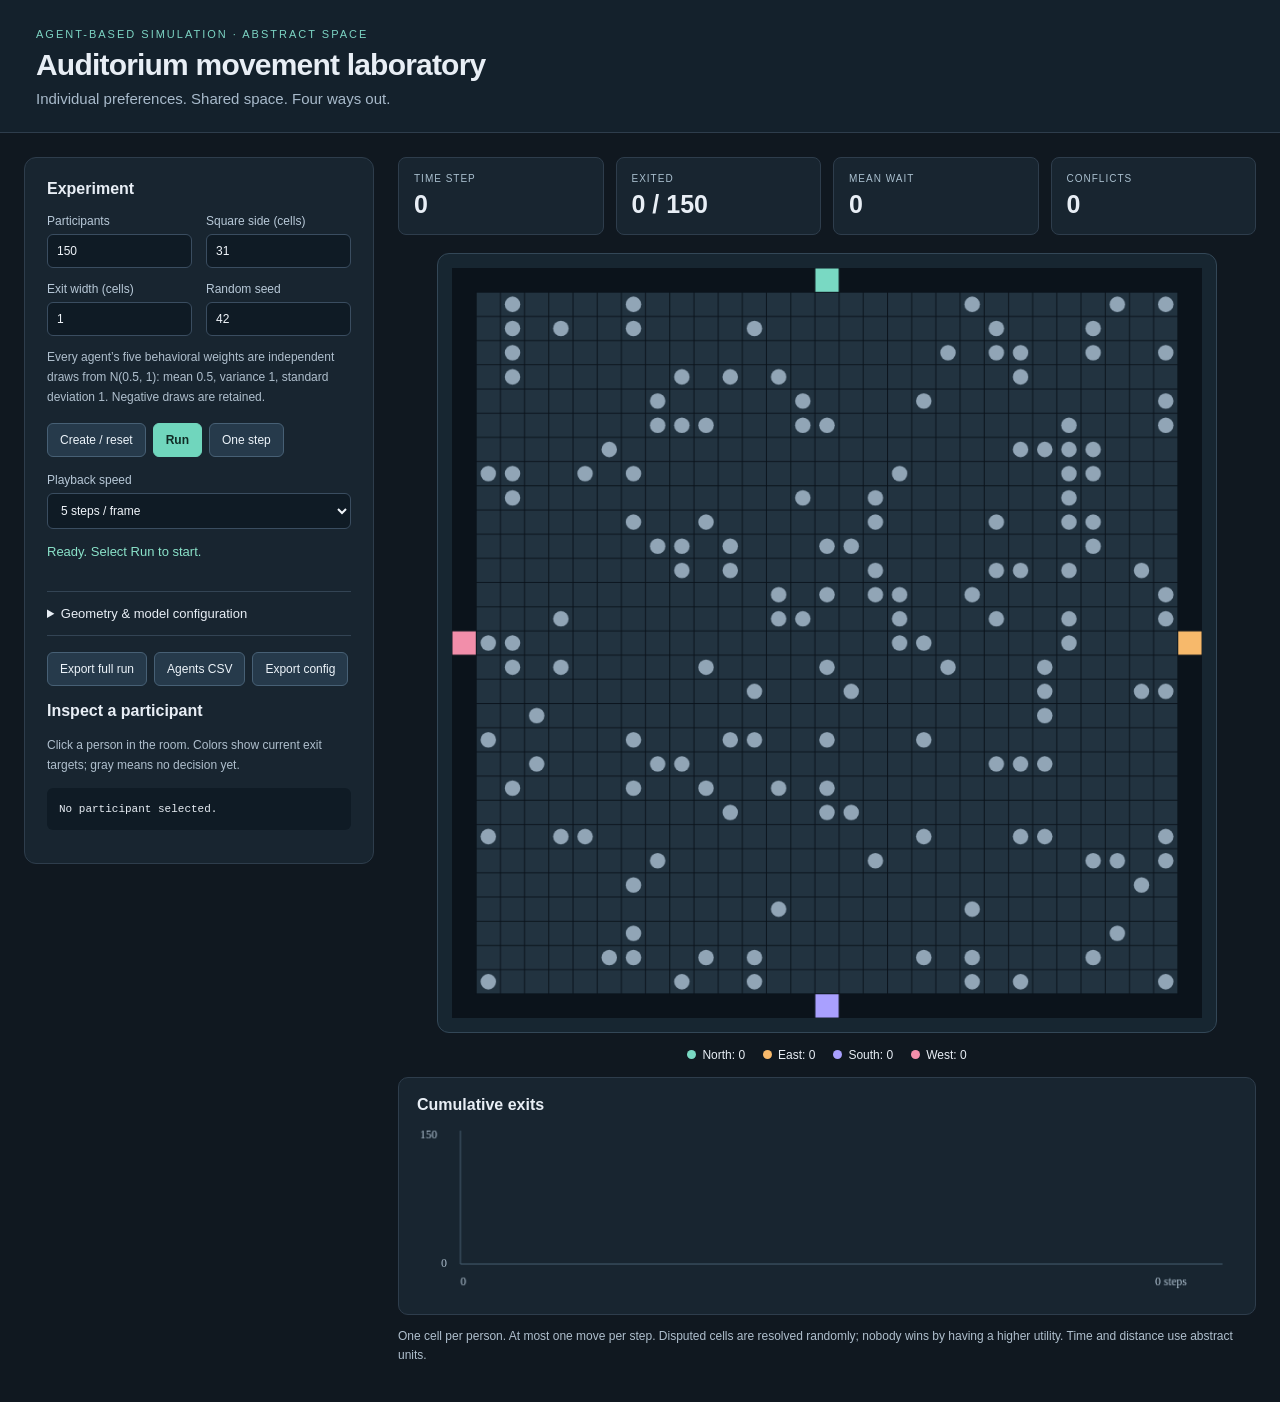
<file: javascript/index.html>
<!doctype html>
<html lang="en">
<head>
  <meta charset="utf-8">
  <meta name="viewport" content="width=device-width, initial-scale=1">
  <title>Auditorium movement laboratory</title>
  <link rel="stylesheet" href="style.css">
</head>
<body>
  <header><div class="eyebrow">AGENT-BASED SIMULATION · ABSTRACT SPACE</div>
    <h1>Auditorium movement laboratory</h1>
    <p>Individual preferences. Shared space. Four ways out.</p></header>
  <main>
    <aside>
      <h2>Experiment</h2>
      <div class="fields">
        <label>Participants<input id="participants" type="number" min="0" step="1" value="150"></label>
        <label>Square side (cells)<input id="size" type="number" min="7" step="1" value="31"></label>
        <label>Exit width (cells)<input id="exitWidth" type="number" min="1" step="1" value="1"></label>
        <label>Random seed<input id="seed" type="number" min="0" max="4294967295" step="1" value="42"></label>
      </div>
      <p class="note">Every agent’s five behavioral weights are independent draws from N(0.5, 1): mean 0.5, variance 1, standard deviation 1. Negative draws are retained.</p>
      <div class="buttons"><button id="reset">Create / reset</button><button id="toggle" class="primary">Run</button><button id="step">One step</button></div>
      <label>Playback speed<select id="speed"><option value="1">1 step / frame</option><option value="5" selected>5 steps / frame</option><option value="25">25 steps / frame</option><option value="100">100 steps / frame</option></select></label>
      <p id="status" role="status" aria-live="polite"></p>
      <details><summary>Geometry & model configuration</summary>
        <p class="note">Edit JSON to add obstacle rectangles, explicit exits, or model settings. Applying it replaces the current run. See README.md for units and assumptions.</p>
        <textarea id="configuration" rows="16" spellcheck="false" aria-label="Simulation configuration JSON"></textarea>
        <button id="apply">Apply JSON</button>
      </details>
      <div class="buttons"><button id="json">Export full run</button><button id="csv">Agents CSV</button><button id="configDownload">Export config</button></div>
      <h2>Inspect a participant</h2>
      <p class="note">Click a person in the room. Colors show current exit targets; gray means no decision yet.</p>
      <pre id="inspector">No participant selected.</pre>
    </aside>
    <section class="workspace" aria-label="Simulation results">
      <div class="metrics">
        <div><span>TIME STEP</span><strong id="time">0</strong></div>
        <div><span>EXITED</span><strong id="exited">0 / 150</strong></div>
        <div><span>MEAN WAIT</span><strong id="waiting">0</strong></div>
        <div><span>CONFLICTS</span><strong id="conflicts">0</strong></div>
      </div>
      <div class="room"><canvas id="room" width="850" height="850" aria-label="Square room with moving agents and four boundary exits"></canvas></div>
      <div id="legend" class="legend"></div>
      <div class="chart"><h2>Cumulative exits</h2><canvas id="chart" width="850" height="180" aria-label="Cumulative exited participants against time steps"></canvas></div>
      <p class="note">One cell per person. At most one move per step. Disputed cells are resolved randomly; nobody wins by having a higher utility. Time and distance use abstract units.</p>
    </section>
  </main>
  <script src="model.js"></script>
  <script src="app.js"></script>
</body>
</html>
</file>
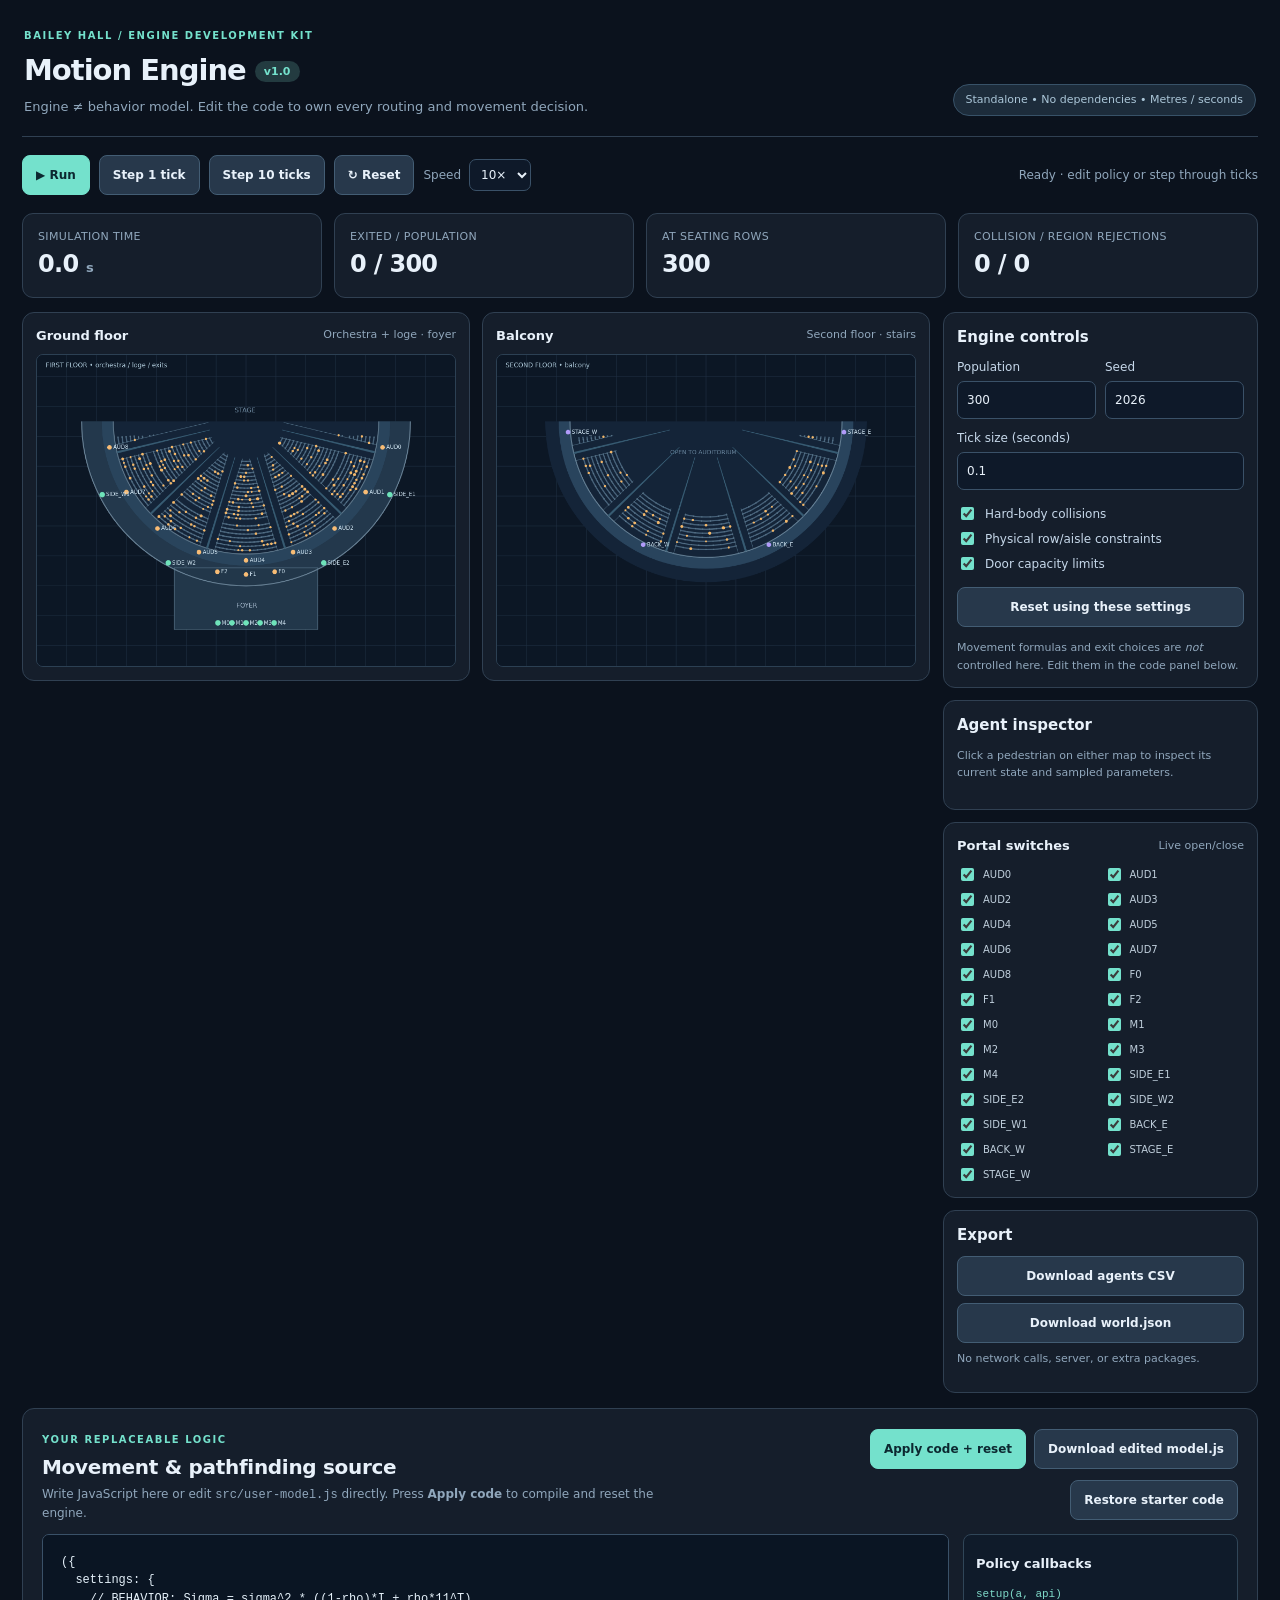
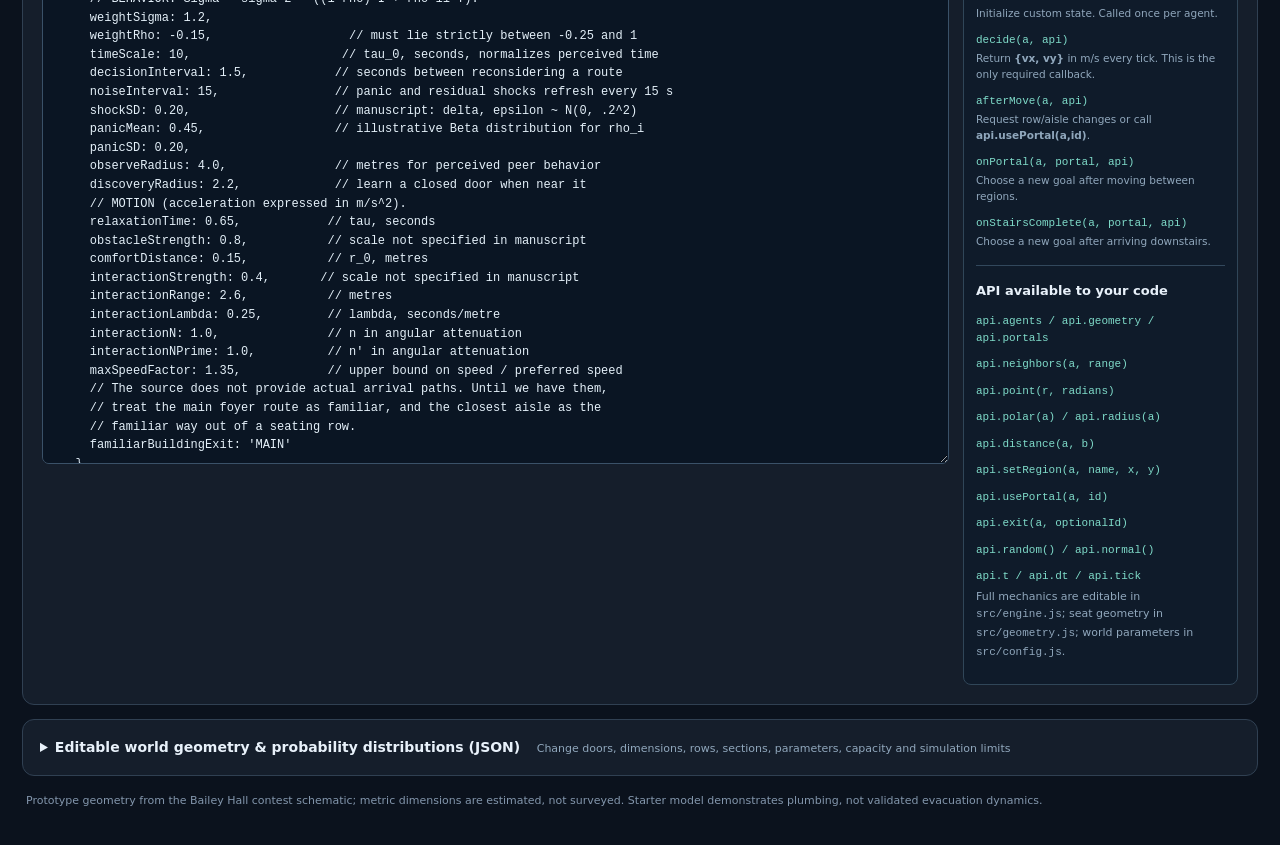
<file: Bailey_Motion_Engine_Source/Bailey_Motion_Engine/index.html>
<!DOCTYPE html>
<html lang="en"><head><meta charset="utf-8"><meta name="viewport" content="width=device-width,initial-scale=1">
<title>Bailey Motion Engine | Editable evacuation modeling toolkit</title>
<link rel="stylesheet" href="style.css"></head><body>
<div class="shell">
  <header class="header"><div><span class="eyebrow">BAILEY HALL / ENGINE DEVELOPMENT KIT</span><h1>Motion Engine <span class="version">v1.0</span></h1><p>Engine ≠ behavior model. Edit the code to own every routing and movement decision.</p></div><span class="build">Standalone • No dependencies • Metres / seconds</span></header>
  <section class="toolbar"><button id="run" class="primary">▶ Run</button><button id="step">Step 1 tick</button><button id="step10">Step 10 ticks</button><button id="reset">↻ Reset</button><label class="compact">Speed <select id="playback"><option value="1">1×</option><option value="5">5×</option><option value="10" selected>10×</option><option value="25">25×</option><option value="50">50×</option></select></label><span id="status" class="status">Ready</span></section>
  <section class="stats"><div class="stat"><small>Simulation time</small><strong id="time">0.0 <em>s</em></strong></div><div class="stat"><small>Exited / population</small><strong id="exited">0 / 300</strong></div><div class="stat"><small>At seating rows</small><strong id="rows">—</strong></div><div class="stat"><small>Collision / region rejections</small><strong id="rejections">0 / 0</strong></div></section>
  <div class="mainrow"><section class="drawgrid"><article class="panel"><div class="panelheading"><b>Ground floor</b><span>Orchestra + loge · foyer</span></div><canvas id="ground" width="780" height="580"></canvas></article><article class="panel"><div class="panelheading"><b>Balcony</b><span>Second floor · stairs</span></div><canvas id="upper" width="780" height="580"></canvas></article></section>
  <aside class="sidebar"><section class="panel settings"><h2>Engine controls</h2><div class="cols"><label>Population <input id="population" type="number" min="1" max="1329" value="300"></label><label>Seed <input id="seed" type="number" value="2026"></label></div><label>Tick size (seconds) <input id="dt" type="number" min="0.01" max="0.4" step="0.01" value="0.1"></label><div class="checkrow"><label><input type="checkbox" id="collisions" checked> Hard-body collisions</label><label><input type="checkbox" id="regions" checked> Physical row/aisle constraints</label><label><input type="checkbox" id="capacity" checked> Door capacity limits</label></div><button id="applySettings" class="wide">Reset using these settings</button><p class="muted">Movement formulas and exit choices are <em>not</em> controlled here. Edit them in the code panel below.</p></section><section class="panel inspector"><h2>Agent inspector</h2><p class="muted" id="inspect">Click any pedestrian on either map to inspect its current state and sampled parameters.</p></section><section class="panel portalpanel"><div class="panelheading"><b>Portal switches</b><span>Live open/close</span></div><div id="portals" class="portalGrid"></div></section><section class="panel small"><h2>Export</h2><button id="csv" class="wide">Download agents CSV</button><button id="exportWorld" class="wide">Download world.json</button><p class="muted">No network calls, server, or extra packages.</p></section></aside></div>
  <section class="editor panel"><div class="editorheading"><div><span class="eyebrow">YOUR REPLACEABLE LOGIC</span><h2>Movement & pathfinding source</h2><p>Write JavaScript here or edit <code>src/user-model.js</code> directly. Press <b>Apply code</b> to compile and reset the engine.</p></div><div class="buttons"><button id="applyCode" class="primary">Apply code + reset</button><button id="exportCode">Download edited model.js</button><button id="restoreCode">Restore starter code</button></div></div><div class="editgrid"><div class="codecol"><textarea id="modelCode" spellcheck="false" aria-label="Editable movement and routing code"></textarea><div id="error" class="error" hidden></div></div><div class="reference"><h3>Policy callbacks</h3><code>setup(a, api)</code><small>Initialize custom state. Called once per agent.</small><code>decide(a, api)</code><small>Return <b>{vx, vy}</b> in m/s every tick. This is the only required callback.</small><code>afterMove(a, api)</code><small>Request row/aisle changes or call <b>api.usePortal(a,id)</b>.</small><code>onPortal(a, portal, api)</code><small>Choose a new goal after moving between regions.</small><code>onStairsComplete(a, portal, api)</code><small>Choose a new goal after arriving downstairs.</small><hr><h3>API available to your code</h3><code>api.agents / api.geometry / api.portals</code><code>api.neighbors(a, range)</code><code>api.point(r, radians)</code><code>api.polar(a) / api.radius(a)</code><code>api.distance(a, b)</code><code>api.setRegion(a, name, x, y)</code><code>api.usePortal(a, id)</code><code>api.exit(a, optionalId)</code><code>api.random() / api.normal()</code><code>api.t / api.dt / api.tick</code><p class="muted">Full mechanics are editable in <code>src/engine.js</code>; seat geometry in <code>src/geometry.js</code>; world parameters in <code>src/config.js</code>.</p></div></div></section>
  <section class="panel worldeditor"><details><summary><b>Editable world geometry & probability distributions (JSON)</b> <span class="muted">Change doors, dimensions, rows, sections, parameters, capacity and simulation limits</span></summary><p class="muted">This is a live copy of <code>src/config.js</code>. Edit the object below, then apply and reset. For permanent project changes edit the source file.</p><textarea id="worldCode" spellcheck="false" aria-label="Editable world configuration JSON"></textarea><div class="buttons"><button id="applyWorld" class="primary">Apply world JSON + reset</button><button id="resetWorld">Restore world defaults</button></div></details></section>
  <footer>Prototype geometry from the Bailey Hall contest schematic; metric dimensions are estimated, not surveyed. Starter model demonstrates plumbing, not validated evacuation dynamics.</footer>
</div>
<script src="src/config.js"></script><script src="src/random.js"></script><script src="src/geometry.js"></script><script src="src/engine.js"></script><script src="src/user-model.js"></script><script src="src/viewer.js"></script><script src="src/app.js"></script>
</body></html>
</file>
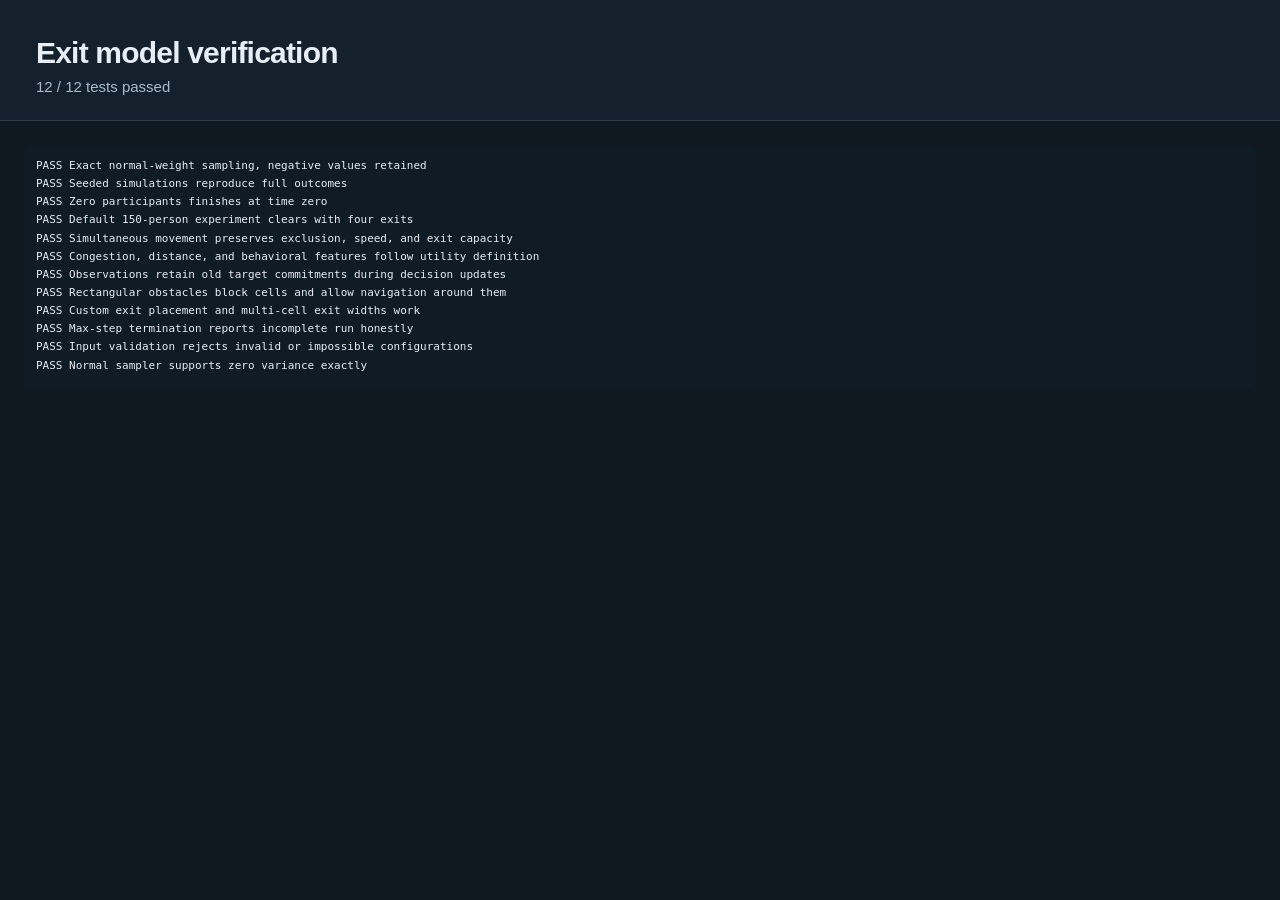
<file: javascript/tests.html>
<!doctype html>
<html lang="en"><head><meta charset="utf-8"><title>Exit model tests</title>
<link rel="stylesheet" href="style.css"></head><body>
<header><h1>Exit model verification</h1><p id="summary">Running…</p></header>
<pre id="results" style="margin:24px;max-height:none"></pre>
<script src="model.js"></script><script src="test-model.js"></script>
<script>
setTimeout(() => {
  const results = runModelTests(AuditoriumModel);
  document.getElementById('summary').textContent = `${results.filter(r => r.passed).length} / ${results.length} tests passed`;
  document.getElementById('results').textContent = results.map(r => `${r.passed ? 'PASS' : 'FAIL'} ${r.name}${r.message ? ': ' + r.message : ''}`).join('\n');
}, 50);
</script></body></html>
</file>
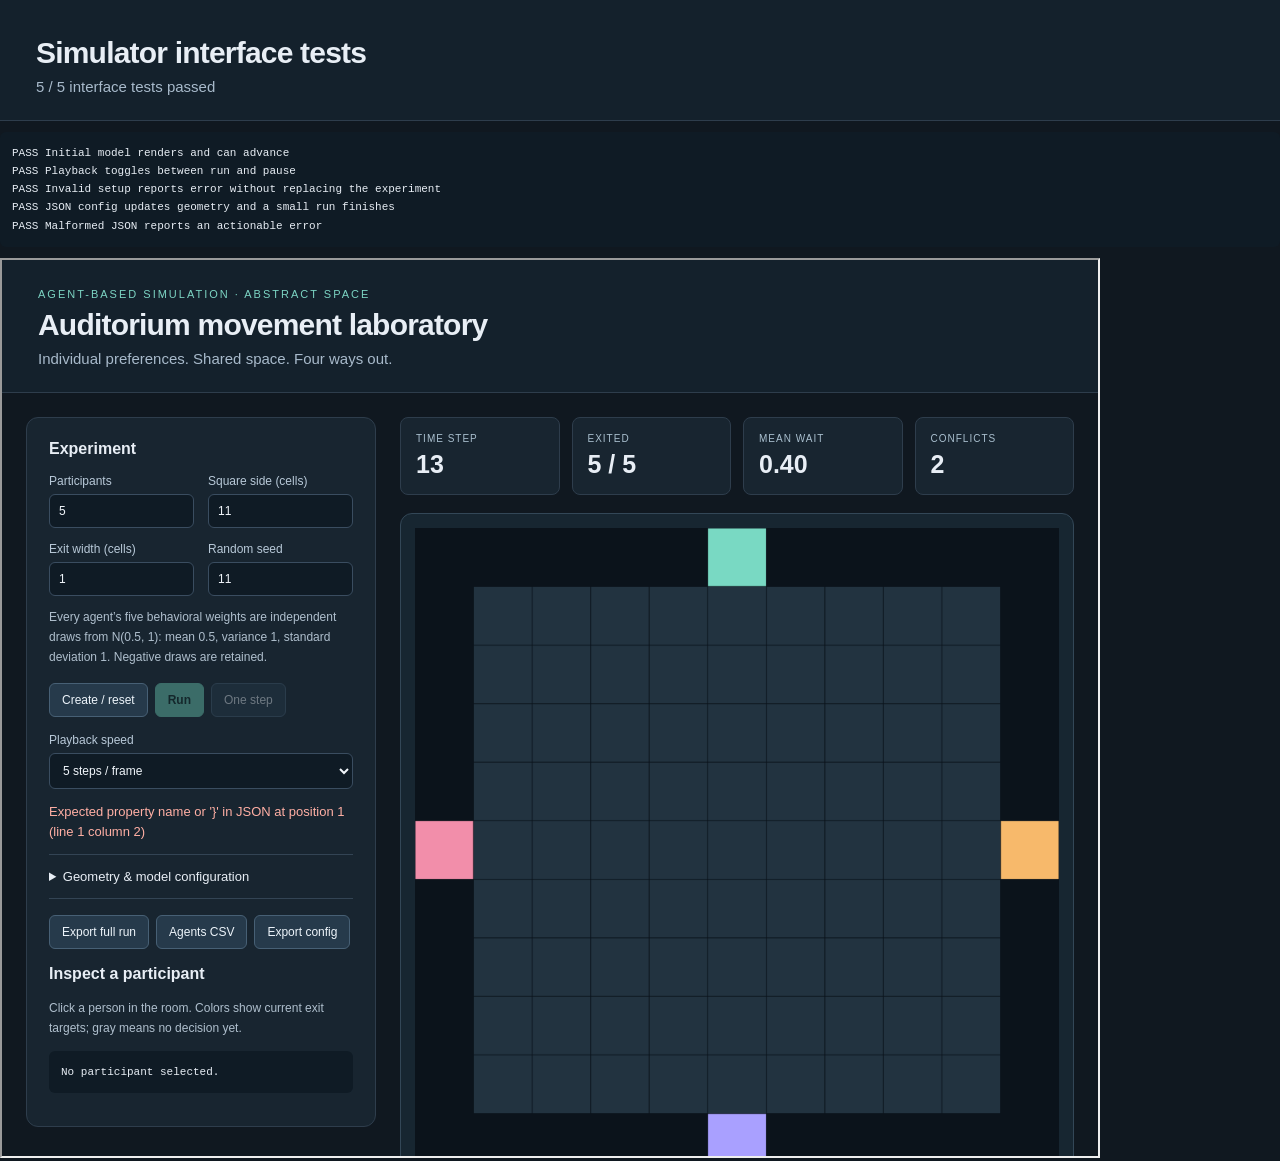
<file: javascript/ui-tests.html>
<!doctype html>
<html lang="en"><head><meta charset="utf-8"><title>Simulator interface tests</title>
<link rel="stylesheet" href="style.css"></head><body>
<header><h1>Simulator interface tests</h1><p id="summary">Running…</p></header>
<pre id="results" style="max-height:none"></pre>
<iframe id="app" src="index.html" title="Simulator under test" style="width:1100px;height:900px"></iframe>
<script>
document.getElementById('app').onload = function () {
  const frame = this, doc = frame.contentDocument, results = [];
  const get = id => doc.getElementById(id);
  function test(name, action) {
    try { action(); results.push('PASS ' + name); }
    catch (e) { results.push('FAIL ' + name + ': ' + e.message); }
  }
  function assert(value, message) { if (!value) throw new Error(message); }
  test('Initial model renders and can advance', () => {
    assert(get('exited').textContent === '0 / 150', 'Initial population missing');
    get('step').click(); assert(get('time').textContent === '1', 'Step did not advance');
    assert(get('legend').children.length === 4, 'Four exits not rendered');
  });
  test('Playback toggles between run and pause', () => {
    get('toggle').click(); assert(get('toggle').textContent === 'Pause', 'Run did not start');
    get('toggle').click(); assert(get('toggle').textContent === 'Run', 'Pause did not stop');
  });
  test('Invalid setup reports error without replacing the experiment', () => {
    get('participants').value = '-1'; get('reset').click();
    assert(get('status').className === 'error', 'Error not displayed');
    assert(get('time').textContent === '1', 'Existing run was replaced');
  });
  test('JSON config updates geometry and a small run finishes', () => {
    get('configuration').value = JSON.stringify({ participants: 5, seed: 11, geometry: { size: 11 } });
    get('apply').click(); assert(get('exited').textContent === '0 / 5', 'JSON was not applied');
    for (let i = 0; i < 1000 && !get('step').disabled; i++) get('step').click();
    assert(get('exited').textContent === '5 / 5', 'Small run did not clear');
    assert(get('status').textContent.startsWith('Complete:'), 'Completion not reported');
    assert(get('toggle').disabled, 'Completed run still enabled');
  });
  test('Malformed JSON reports an actionable error', () => {
    get('configuration').value = '{'; get('apply').click();
    assert(get('status').className === 'error', 'Malformed JSON not reported');
  });
  document.getElementById('summary').textContent = `${results.filter(r => r.startsWith('PASS')).length} / ${results.length} interface tests passed`;
  document.getElementById('results').textContent = results.join('\n');
};
</script></body></html>
</file>
<file: javascript/style.css>
:root{font-family:Segoe UI,Arial,sans-serif;color:#e8eef5;background:#101820;font-size:15px;color-scheme:dark}*{box-sizing:border-box}body{margin:0}header{padding:28px 36px 20px;border-bottom:1px solid #2e3d4c;background:#14212c}.eyebrow{font-size:11px;letter-spacing:2px;color:#7cd4c3}h1{font-size:30px;letter-spacing:-.8px;margin:8px 0}header p{color:#a8bacb;margin:5px 0}main{display:grid;grid-template-columns:350px minmax(0,1fr);gap:24px;max-width:1400px;margin:auto;padding:24px}aside,.workspace{min-width:0}aside{padding:22px;background:#182530;border:1px solid #2e3d4c;border-radius:12px;align-self:start}h2{font-size:16px;font-weight:600;margin:0 0 16px}.fields{display:grid;grid-template-columns:1fr 1fr;gap:14px}label{display:block;font-size:12px;color:#b8c9d8}input,select,textarea{display:block;width:100%;background:#0f1b25;border:1px solid #3a4d60;border-radius:6px;color:#f0f5fa;padding:9px;margin-top:6px;font:inherit}textarea{font-family:Consolas,monospace;font-size:12px;resize:vertical}.note{font-size:12px;line-height:1.65;color:#afbfcd}button{background:#263a4b;border:1px solid #476075;border-radius:6px;padding:9px 12px;color:#edf4fa;cursor:pointer;font:inherit;font-size:12px}button:hover{background:#36536a}button:disabled{opacity:.4;cursor:default}button.primary{background:#70d6bd;border-color:#70d6bd;color:#102c26;font-weight:700}.buttons{display:flex;gap:7px;flex-wrap:wrap;margin:16px 0}#status{font-size:13px;min-height:36px;line-height:1.5;color:#8ae2c9}#status.error{color:#ffafa4}details{border-top:1px solid #334454;border-bottom:1px solid #334454;padding:14px 0}summary{cursor:pointer;font-size:13px}details button{margin-top:10px}pre{white-space:pre-wrap;font-size:11px;line-height:1.65;background:#0f1b25;padding:12px;border-radius:6px;max-height:400px;overflow:auto}.metrics{display:grid;grid-template-columns:repeat(4,1fr);gap:12px;margin-bottom:18px}.metrics>div{background:#182530;padding:15px;border:1px solid #2e3d4c;border-radius:8px}.metrics span{display:block;font-size:10px;color:#a9bfce;letter-spacing:1px}.metrics strong{font-size:25px;display:block;margin-top:6px;font-variant-numeric:tabular-nums}.room{background:#172631;border:1px solid #334757;border-radius:12px;padding:14px;max-width:780px;margin:0 auto}.room canvas{display:block;width:100%;height:auto;cursor:crosshair}.legend{display:flex;flex-wrap:wrap;gap:18px;justify-content:center;padding:15px;font-size:12px}.legend i{display:inline-block;width:9px;height:9px;margin-right:6px;border-radius:50%}.chart{background:#182530;padding:18px;border-radius:10px;border:1px solid #2e3d4c}.chart canvas{width:100%;height:auto}.chart h2{margin-bottom:5px}@media(max-width:850px){main{grid-template-columns:1fr;padding:14px}header{padding:22px}aside{order:1}.workspace{order:2}.metrics{gap:6px}.metrics>div{padding:10px}.metrics strong{font-size:20px}}
</file>
<file: Bailey_Motion_Engine_Source/Bailey_Motion_Engine/style.css>
:root{--bg:#0b121d;--panel:#151e2b;--edge:#304052;--ink:#e8f1fa;--sub:#90a7bc;--mint:#74e1cc;--muted:#677f95}*{box-sizing:border-box}body{margin:0;background:var(--bg);color:var(--ink);font:14px/1.5 Inter,ui-sans-serif,system-ui,-apple-system,Segoe UI,sans-serif}button,input,select,textarea{font:inherit}button{background:#27384b;color:var(--ink);border:1px solid #435d74;border-radius:8px;padding:10px 13px;cursor:pointer;font-weight:650;font-size:12px}button:hover{background:#30475f}button.primary{background:var(--mint);color:#0c2830;border-color:var(--mint)}button.primary:hover{background:#9af1e0}input,select,textarea{color:var(--ink);background:#0e1929;border:1px solid #3a5168;border-radius:7px;padding:9px;min-width:0}input:focus,select:focus,textarea:focus{outline:1px solid var(--mint)}h1,h2,h3,p{margin-top:0}h1{font-size:29px;letter-spacing:-1px;margin:4px 0}h2{font-size:15px;margin:0 0 10px}h3{font-size:13px;margin:12px 0}.shell{max-width:1840px;margin:0 auto;padding:22px}.header{display:flex;justify-content:space-between;gap:14px;align-items:end;border-bottom:1px solid var(--edge);padding:2px 2px 20px}.header p{margin:0;color:var(--sub);font-size:13px}.eyebrow{font-size:10px;letter-spacing:1.55px;color:var(--mint);font-weight:700}.version{font-size:11px;background:#233b40;color:var(--mint);padding:4px 9px;border-radius:30px;vertical-align:middle;letter-spacing:0}.build{font-size:11px;color:#abc6d8;background:#1d2c3b;padding:7px 12px;border:1px solid #385268;border-radius:30px;white-space:nowrap}.toolbar{display:flex;align-items:center;gap:9px;flex-wrap:wrap;margin:18px 0}.compact{display:flex;align-items:center;gap:8px;font-size:12px;color:var(--sub)}.compact select{padding:7px}.status{margin-left:auto;font-size:12px;color:var(--sub)}.stats{display:grid;grid-template-columns:repeat(4,1fr);gap:12px;margin:14px 0}.stat{background:var(--panel);border:1px solid var(--edge);border-radius:11px;padding:15px}.stat small{display:block;color:var(--sub);font-size:11px;text-transform:uppercase;letter-spacing:.35px}.stat strong{display:block;font-size:24px;line-height:1.5;letter-spacing:-.7px;font-variant-numeric:tabular-nums}.stat strong em{font-style:normal;font-size:13px;color:var(--sub)}.mainrow{display:grid;grid-template-columns:minmax(0,1fr) 315px;gap:13px;align-items:start}.drawgrid{display:grid;grid-template-columns:repeat(2,minmax(0,1fr));gap:12px}.panel{background:var(--panel);border:1px solid var(--edge);border-radius:12px;padding:13px;min-width:0}.panelheading{display:flex;justify-content:space-between;align-items:center;gap:10px;margin-bottom:9px}.panelheading b{font-size:13px}.panelheading span{color:var(--sub);font-size:11px}.drawgrid canvas{width:100%;height:auto;display:block;border:1px solid #2c4053;border-radius:7px;background:#101c2c;cursor:crosshair}.sidebar{display:flex;flex-direction:column;gap:12px}.settings label{display:flex;flex-direction:column;gap:5px;font-size:12px;color:#c6d8ea}.settings input[type=number]{width:100%}.cols{display:grid;grid-template-columns:1fr 1fr;gap:9px;margin-bottom:10px}.settings>.checkrow{margin:14px 0}.checkrow{display:flex;flex-direction:column;gap:6px}.checkrow label{display:flex;flex-direction:row;align-items:center;gap:8px}.checkrow input{accent-color:var(--mint)}.wide{display:block;width:100%;margin:7px 0}.muted{color:var(--sub);font-size:11px;line-height:1.6}.settings .muted{margin:12px 0 0}.inspector{min-height:110px}.inspector p{margin:0}.inspectdetails{font-size:11px;color:#c2d4e4;word-break:break-word}.inspectdetails strong{color:var(--mint)}.portalGrid{display:grid;grid-template-columns:1fr 1fr;gap:6px}.portaltoggle{display:flex;align-items:center;gap:6px;font-size:10px;color:#bfcedb}.portaltoggle input{accent-color:var(--mint)}.editor{margin-top:15px;padding:19px}.editorheading{display:flex;justify-content:space-between;gap:18px;margin-bottom:12px}.editorheading h2{font-size:20px;letter-spacing:-.3px;margin:3px 0}.editorheading p{font-size:12px;color:var(--sub);margin:0}.buttons{display:flex;gap:8px;align-items:center;justify-content:end;flex-wrap:wrap}.editgrid{display:grid;grid-template-columns:minmax(0,1fr) 275px;gap:14px}.codecol textarea{width:100%;min-height:530px;resize:vertical;white-space:pre;tab-size:2;font:12px/1.55 'Cascadia Code',Consolas,monospace;background:#0a1523;color:#e4f0f9;padding:18px;outline:none}.reference{background:#0f1b2a;border:1px solid #304658;border-radius:8px;padding:12px}.reference h3{margin:7px 0 13px}.reference>code{display:block;color:#7fdbc9;font:11px/1.5 Consolas,monospace;overflow-wrap:anywhere;margin:10px 0 3px}.reference small{display:block;font-size:10.5px;color:var(--sub)}.reference hr{border:0;border-top:1px solid #32485c;margin:15px 0}.error{background:#47212a;border:1px solid #d17d88;color:#ffdae0;border-radius:8px;padding:9px;font:12px Consolas,monospace;margin-top:8px}footer{padding:17px 4px;color:#8396ac;font-size:11px}@media(max-width:1200px){.mainrow{grid-template-columns:1fr}.sidebar{display:grid;grid-template-columns:1fr 1fr}.editgrid{grid-template-columns:1fr 235px}}@media(max-width:720px){.shell{padding:10px}.header{display:block}.build{display:inline-block;margin-top:8px}.stats{grid-template-columns:1fr 1fr}.stat strong{font-size:19px}.drawgrid,.sidebar,.editgrid{grid-template-columns:1fr}.editorheading{display:block}.buttons{justify-content:start;margin-top:12px}.toolbar button{padding:8px}.status{margin-left:0}.codecol textarea{min-height:440px}}

.worldeditor{margin-top:14px;padding:17px}.worldeditor summary{cursor:pointer}.worldeditor summary .muted{margin-left:12px}.worldeditor textarea{width:100%;height:330px;resize:vertical;white-space:pre;font:12px/1.55 Consolas,monospace;margin:10px 0 6px}.worldeditor .buttons{margin-top:5px}
</file>
